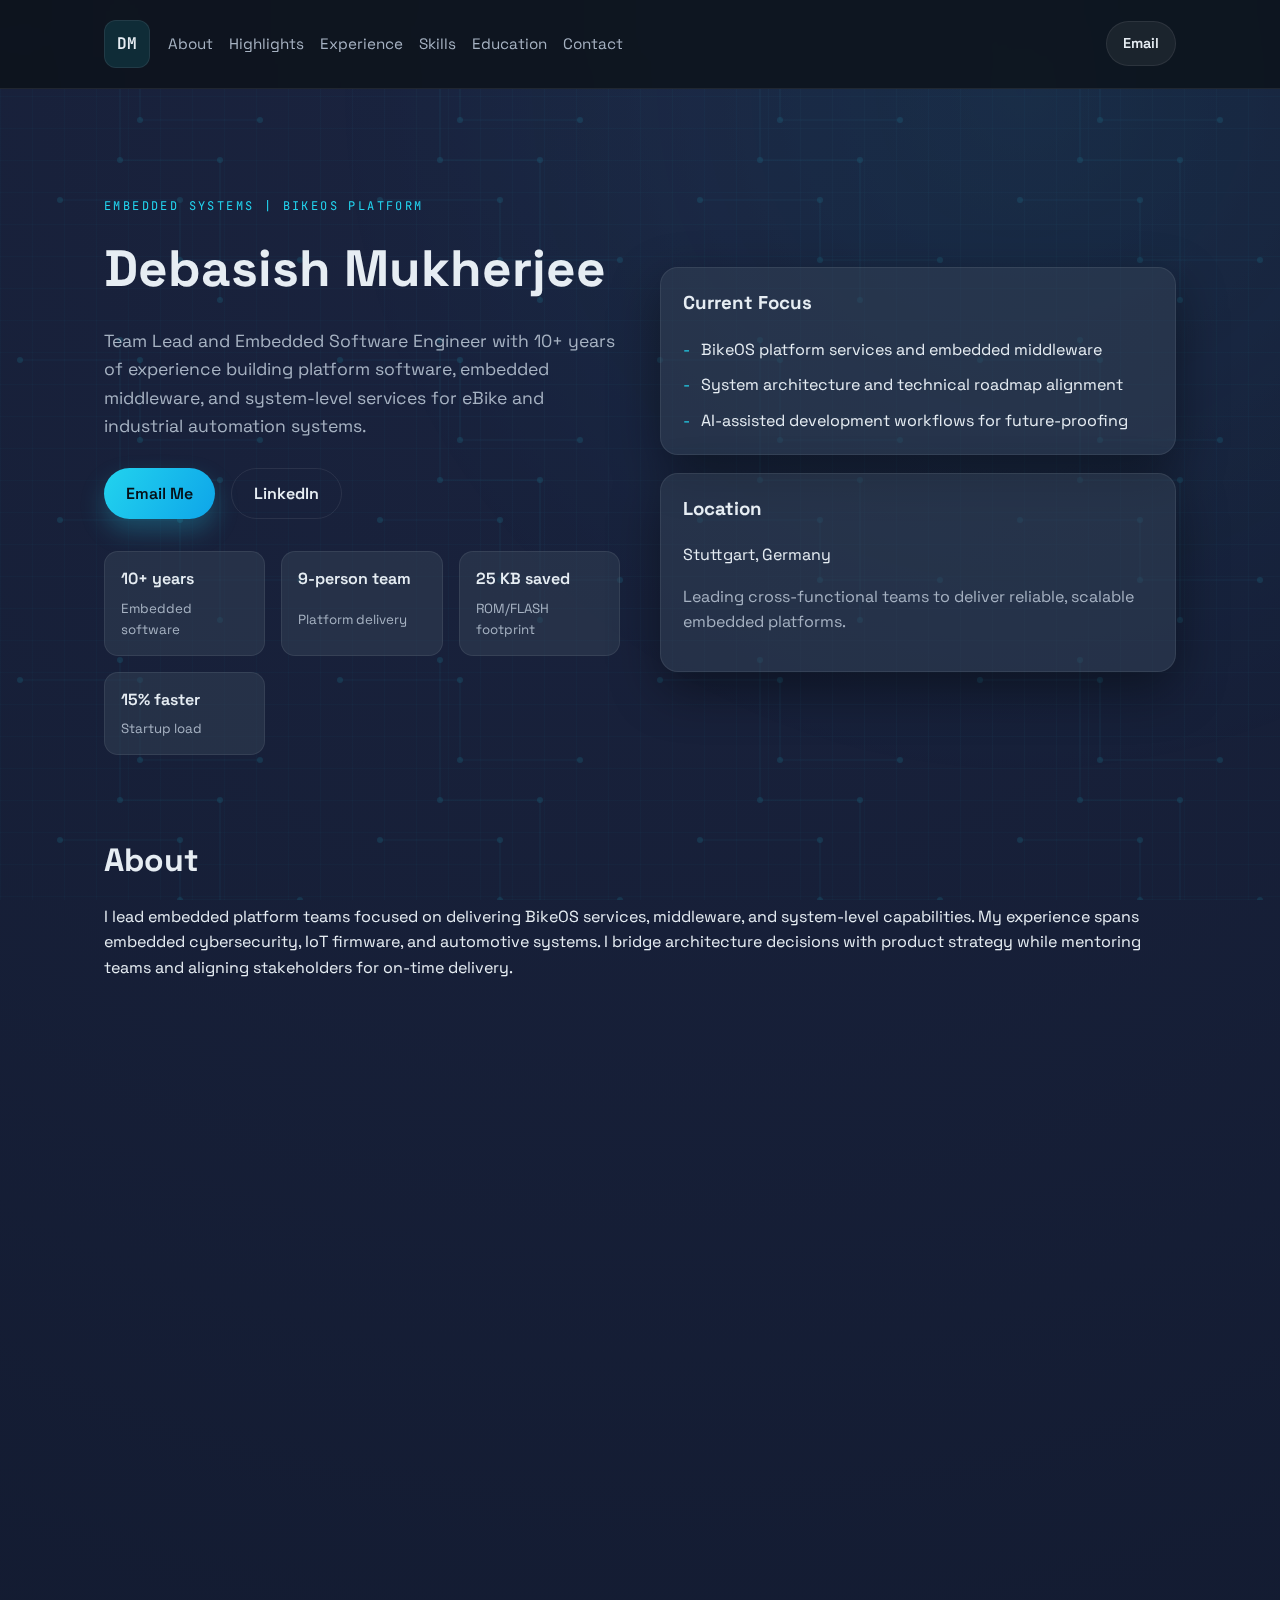
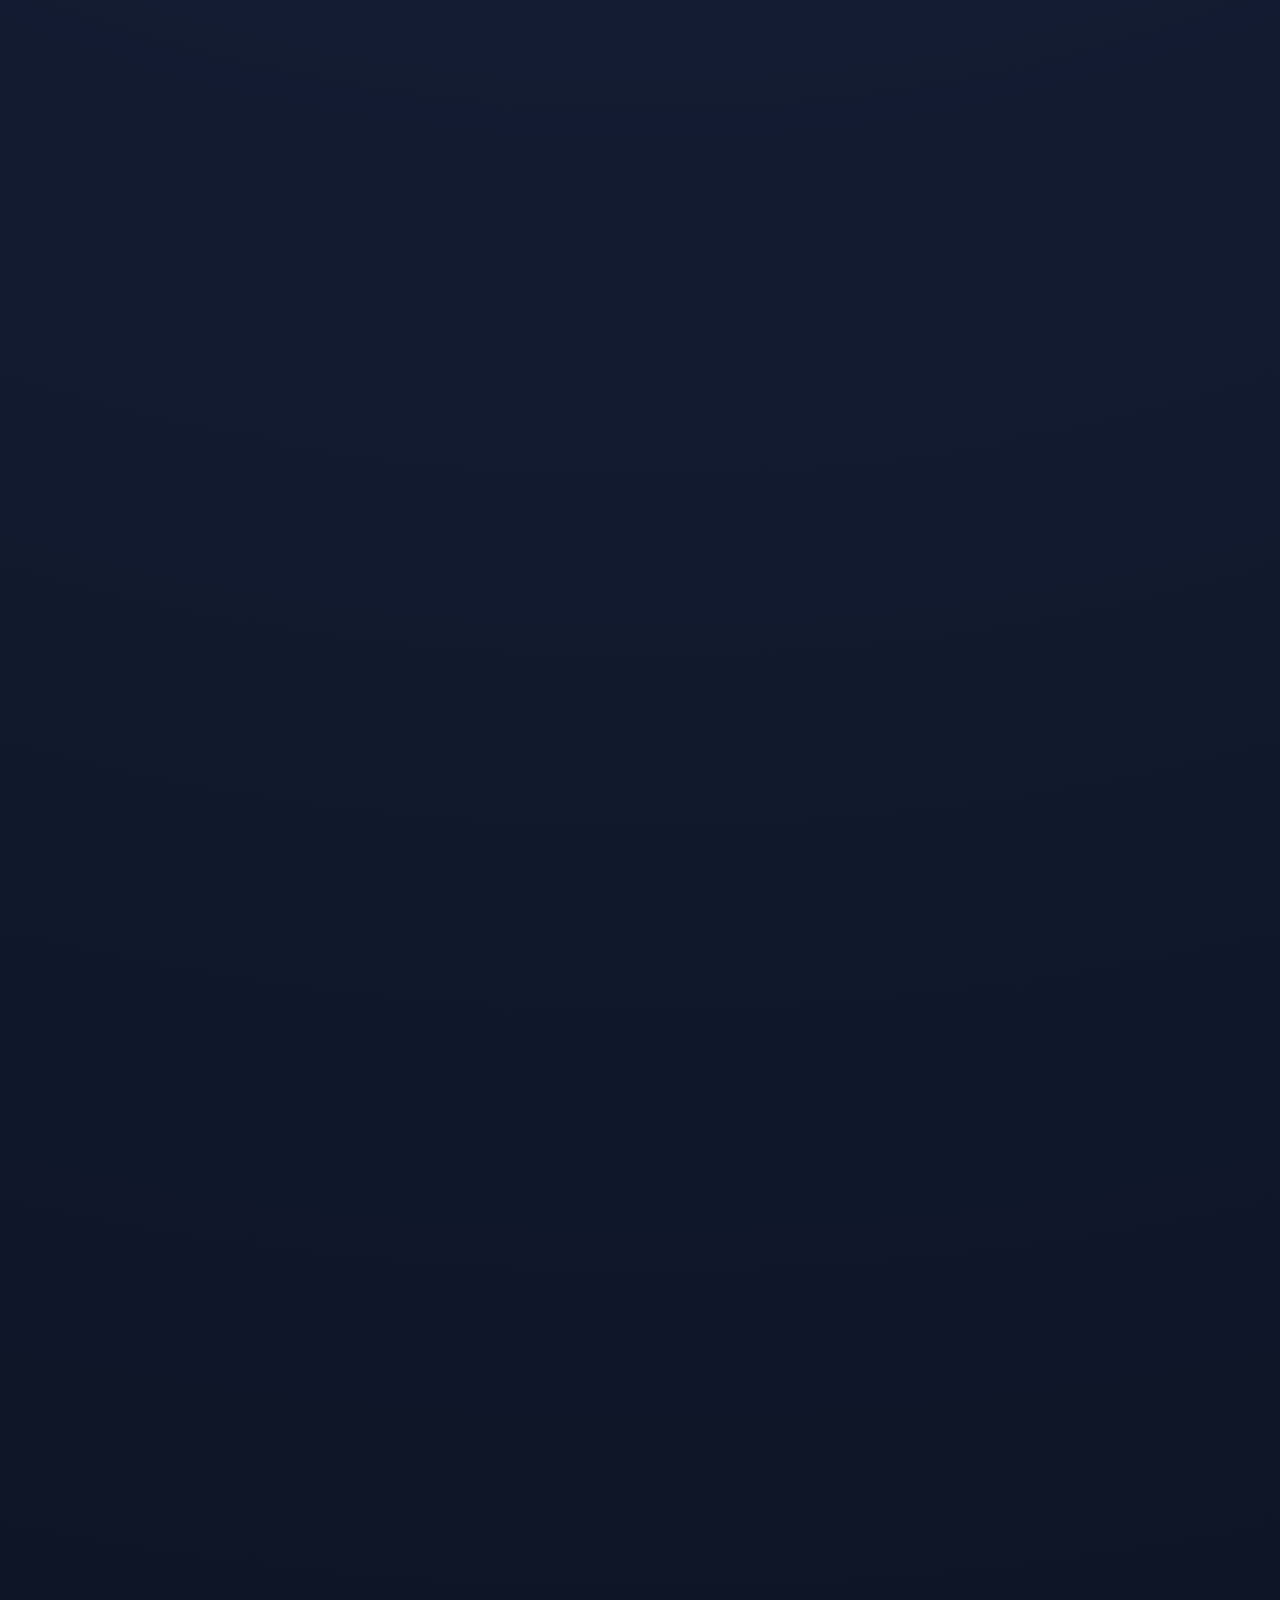
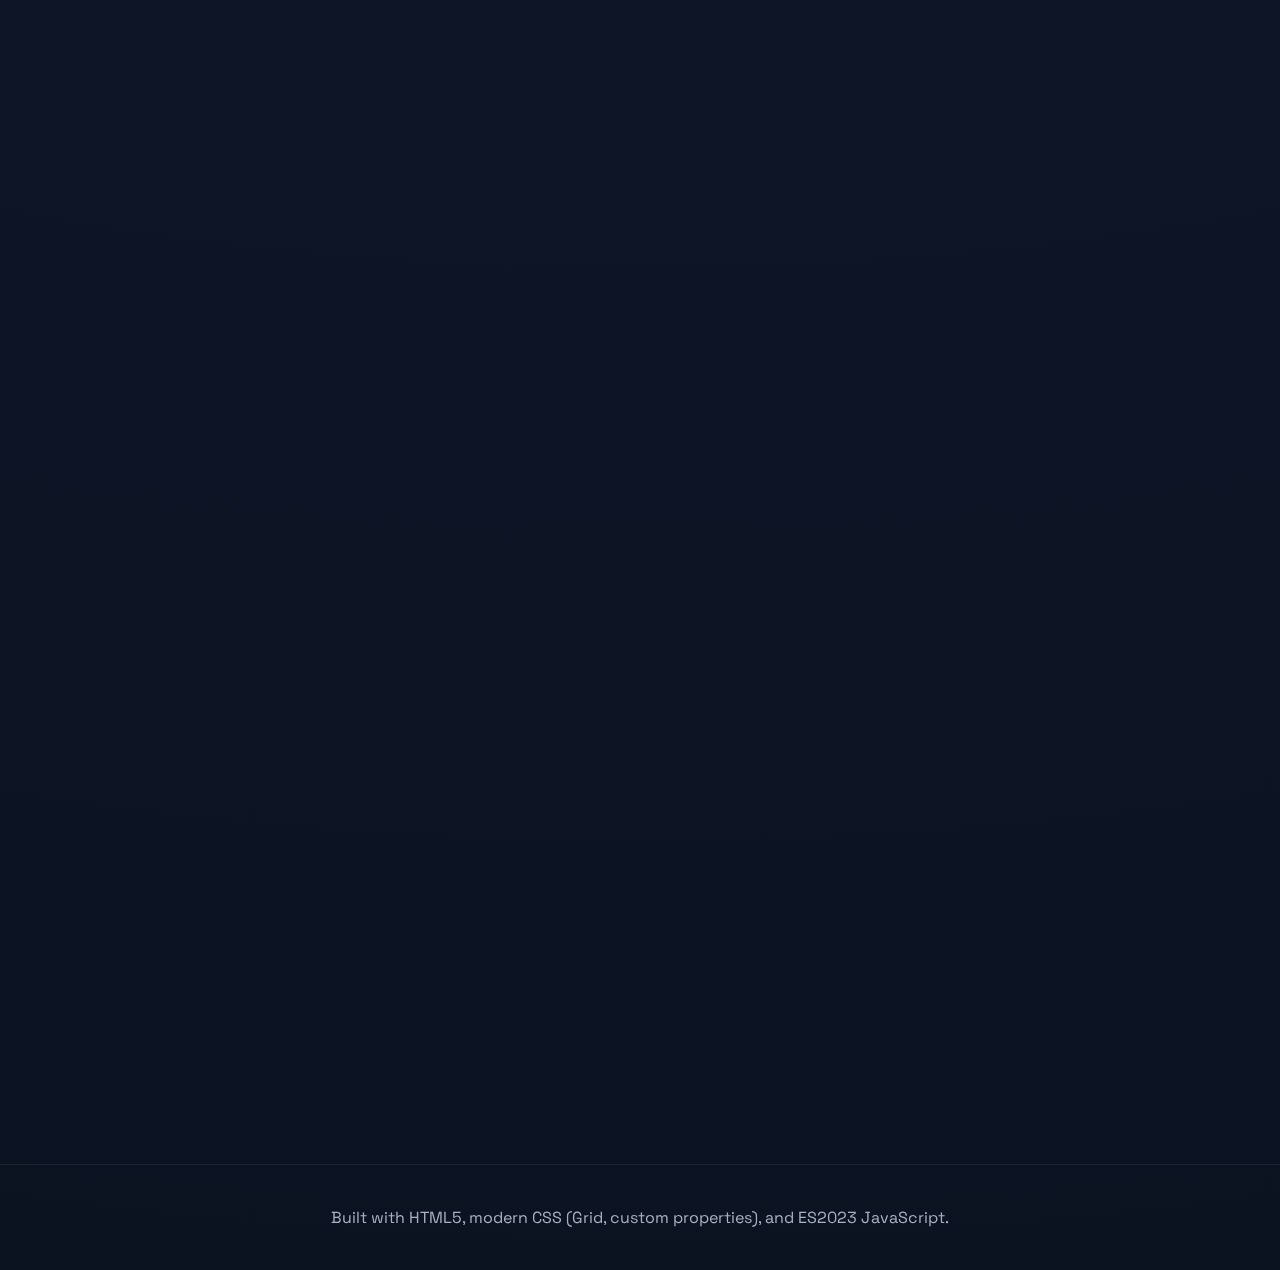
<file: index.html>
﻿<!doctype html>
<html lang="en">
  <head>
    <meta charset="utf-8" />
    <meta name="viewport" content="width=device-width, initial-scale=1" />
    <title>Debasish Mukherjee | Embedded Software Team Lead</title>
    <meta
      name="description"
      content="Debasish Mukherjee, Team Lead and Embedded Software Engineer specializing in BikeOS platforms, embedded middleware, and system-level architecture."
    />
    <link rel="preconnect" href="https://fonts.googleapis.com" />
    <link rel="preconnect" href="https://fonts.gstatic.com" crossorigin />
    <link
      href="https://fonts.googleapis.com/css2?family=JetBrains+Mono:wght@400;500;600&family=Space+Grotesk:wght@300;400;500;600;700&display=swap"
      rel="stylesheet"
    />
    <link rel="stylesheet" href="styles.css" />
  </head>
  <body>
    <div class="bg-grid" aria-hidden="true"></div>
    <header class="site-header">
      <nav class="nav">
        <a class="logo" href="#top">DM</a>
        <div class="nav-links">
          <a href="#about">About</a>
          <a href="#highlights">Highlights</a>
          <a href="#experience">Experience</a>
          <a href="#skills">Skills</a>
          <a href="#education">Education</a>
          <a href="#contact">Contact</a>
        </div>
        <a class="btn btn-ghost" href="email.html" target="_blank" rel="noopener noreferrer">
          Email
        </a>
      </nav>
    </header>

    <main>
      <section class="hero" id="top">
        <div class="hero-content">
          <p class="eyebrow">Embedded Systems | BikeOS Platform</p>
          <h1>Debasish Mukherjee</h1>
          <p class="subtitle">
            Team Lead and Embedded Software Engineer with 10+ years of experience building
            platform software, embedded middleware, and system-level services for eBike and
            industrial automation systems.
          </p>
          <div class="cta">
            <a class="btn" href="email.html" target="_blank" rel="noopener noreferrer">
              Email Me
            </a>
            <a
              class="btn btn-outline"
              href="https://www.linkedin.com/in/erdebasish/"
              target="_blank"
              rel="noreferrer"
            >
              LinkedIn
            </a>
          </div>
          <div class="quick-stats">
            <div class="stat">
              <span>10+ years</span>
              <small>Embedded software</small>
            </div>
            <div class="stat">
              <span>9-person team</span>
              <small>Platform delivery</small>
            </div>
            <div class="stat">
              <span>25 KB saved</span>
              <small>ROM/FLASH footprint</small>
            </div>
            <div class="stat">
              <span>15% faster</span>
              <small>Startup load</small>
            </div>
          </div>
        </div>
        <div class="hero-card">
          <div class="card">
            <h3>Current Focus</h3>
            <ul class="list">
              <li>BikeOS platform services and embedded middleware</li>
              <li>System architecture and technical roadmap alignment</li>
              <li>AI-assisted development workflows for future-proofing</li>
            </ul>
          </div>
          <div class="card">
            <h3>Location</h3>
            <p>Stuttgart, Germany</p>
            <p class="muted">
              Leading cross-functional teams to deliver reliable, scalable embedded platforms.
            </p>
          </div>
        </div>
      </section>

      <section id="about" class="section reveal">
        <h2>About</h2>
        <p>
          I lead embedded platform teams focused on delivering BikeOS services, middleware, and
          system-level capabilities. My experience spans embedded cybersecurity, IoT firmware,
          and automotive systems. I bridge architecture decisions with product strategy while
          mentoring teams and aligning stakeholders for on-time delivery.
        </p>
      </section>

      <section id="highlights" class="section reveal">
        <h2>Recent Highlights</h2>
        <div class="cards">
          <article class="card">
            <h3>Performance + Footprint</h3>
            <p>
              Reduced startup load by 15% with an inconsistency-handling subsystem and cut
              ROM/FLASH by 25 KB using optimized, lambda-free message bus code generation.
            </p>
          </article>
          <article class="card">
            <h3>Platform Leadership</h3>
            <p>
              Leading a 9-member team delivering platform features for next-generation BikeOS
              systems while improving predictability and alignment across feature teams.
            </p>
          </article>
          <article class="card">
            <h3>Innovation Pipeline</h3>
            <p>
              Prototyping AI-assisted development processes and incorporating GenAI in backlog
              refinement to accelerate platform evolution.
            </p>
          </article>
        </div>
      </section>

      <section id="experience" class="section reveal">
        <h2>Experience</h2>
        <div class="timeline">
          <div class="timeline-item">
            <div class="timeline-meta">2023 - Present</div>
            <h3>Team Lead, BikeOS Platform - Bosch eBike Systems</h3>
            <p>
              Leading platform software development, roadmap planning, release alignment, and
              team mentorship for next-generation eBike systems.
            </p>
          </div>
          <div class="timeline-item">
            <div class="timeline-meta">2020 - 2022</div>
            <h3>Embedded Software Developer - Bosch eBike Systems</h3>
            <p>
              Developed BikeOS middleware, embedded message communication for BES3, and PoC/R&D
              platform features in C++.
            </p>
          </div>
          <div class="timeline-item">
            <div class="timeline-meta">2019 - 2020</div>
            <h3>Engineer, Embedded Cyber Security - Robert Bosch GmbH</h3>
            <p>
              Built a PoC crypto wallet for ARM Cortex-M33 TrustZone as part of a blockchain
              Economy of Things initiative.
            </p>
          </div>
          <div class="timeline-item">
            <div class="timeline-meta">2019</div>
            <h3>Embedded Software Engineer (Student) - nFuse GmbH</h3>
            <p>
              Firmware development for IoT LoRaWAN concentrators and NFC-based bootloader work.
            </p>
          </div>
          <div class="timeline-item">
            <div class="timeline-meta">2017 - 2019</div>
            <h3>Working Student - Magneti Marelli GmbH</h3>
            <p>
              Basic software and firmware development for instrument clusters, boot routines,
              and Cypress Traveo (ARM Cortex-R5F) controllers.
            </p>
          </div>
          <div class="timeline-item">
            <div class="timeline-meta">2014 - 2016</div>
            <h3>Senior System Engineer - Siemens Technologies and Services</h3>
            <p>
              Designed Siemens S7-1500 IO and ET200AL device range; delivered team training.
            </p>
          </div>
          <div class="timeline-item">
            <div class="timeline-meta">2013 - 2014</div>
            <h3>System Engineer - Siemens Technologies and Services</h3>
            <p>
              Developed consistency routines that reduced execution time for automation devices.
            </p>
          </div>
        </div>
      </section>

      <section id="skills" class="section reveal">
        <h2>Skills & Tooling</h2>
        <div class="skill-grid">
          <div class="card">
            <h3>Core Engineering</h3>
            <ul class="list">
              <li>C / C++ / Python</li>
              <li>FreeRTOS, CMSIS</li>
              <li>ARM Cortex-M3/M4/M33 (TrustZone)</li>
              <li>Embedded protocols: SPI, I2C, USART, CAN</li>
            </ul>
          </div>
          <div class="card">
            <h3>Testing & Toolchain</h3>
            <ul class="list">
              <li>GoogleTest, GoogleMock</li>
              <li>JLink, ST-Link, Segger SystemView</li>
              <li>VS Code, Keil, MCUXpresso, GHS-MULTI</li>
              <li>Jenkins, JIRA, Confluence, Miro</li>
            </ul>
          </div>
          <div class="card">
            <h3>Leadership</h3>
            <ul class="list">
              <li>Platform roadmap planning</li>
              <li>Cross-team alignment and mentoring</li>
              <li>Architecture and feasibility decisions</li>
              <li>AI-assisted development innovation</li>
            </ul>
          </div>
        </div>
      </section>

      <section id="certifications" class="section reveal">
        <h2>Certifications</h2>
        <div class="cards">
          <article class="card">
            <h3>AI Leadership Track</h3>
            <p>GenAI, Agentic AI for Business Leaders, and AI for Leadership.</p>
          </article>
          <article class="card">
            <h3>Embedded Expertise</h3>
            <p>Mastering RTOS (FreeRTOS and STM32), Modern Bare Metal Embedded C++.</p>
          </article>
          <article class="card">
            <h3>Language</h3>
            <p>telc Deutsch B1 Zertifikat.</p>
          </article>
        </div>
      </section>

      <section id="education" class="section reveal">
        <h2>Education</h2>
        <div class="cards">
          <article class="card">
            <h3>Universitat Stuttgart</h3>
            <p>MSc, INFOTECH: Embedded Systems (2016 - 2019)</p>
            <p class="muted">Master thesis on context-aware ambient assisted living systems.</p>
          </article>
          <article class="card">
            <h3>Biju Patnaik University of Technology</h3>
            <p>BTech, Electrical and Electronics Engineering (2008 - 2012)</p>
          </article>
        </div>
      </section>

      <section id="languages" class="section reveal">
        <h2>Languages</h2>
        <div class="cards">
          <article class="card">
            <h3>Professional</h3>
            <p>English (C1), German (B1-B2 ongoing)</p>
          </article>
          <article class="card">
            <h3>Native</h3>
            <p>Hindi, Bengali</p>
          </article>
        </div>
      </section>

      <section id="contact" class="section contact reveal">
        <div>
          <h2>Contact</h2>
          <p>
            For collaboration, consulting, or platform leadership opportunities, reach out by
            email or LinkedIn.
          </p>
        </div>
        <div class="contact-actions">
          <a class="btn" href="email.html" target="_blank" rel="noopener noreferrer">Email</a>
          <a
            class="btn btn-outline"
            href="https://www.linkedin.com/in/erdebasish/"
            target="_blank"
            rel="noreferrer"
          >
            LinkedIn
          </a>
        </div>
      </section>
    </main>

    <footer class="site-footer">
      <p>Built with HTML5, modern CSS (Grid, custom properties), and ES2023 JavaScript.</p>
    </footer>

    <script src="script.js"></script>
  </body>
</html>
</file>
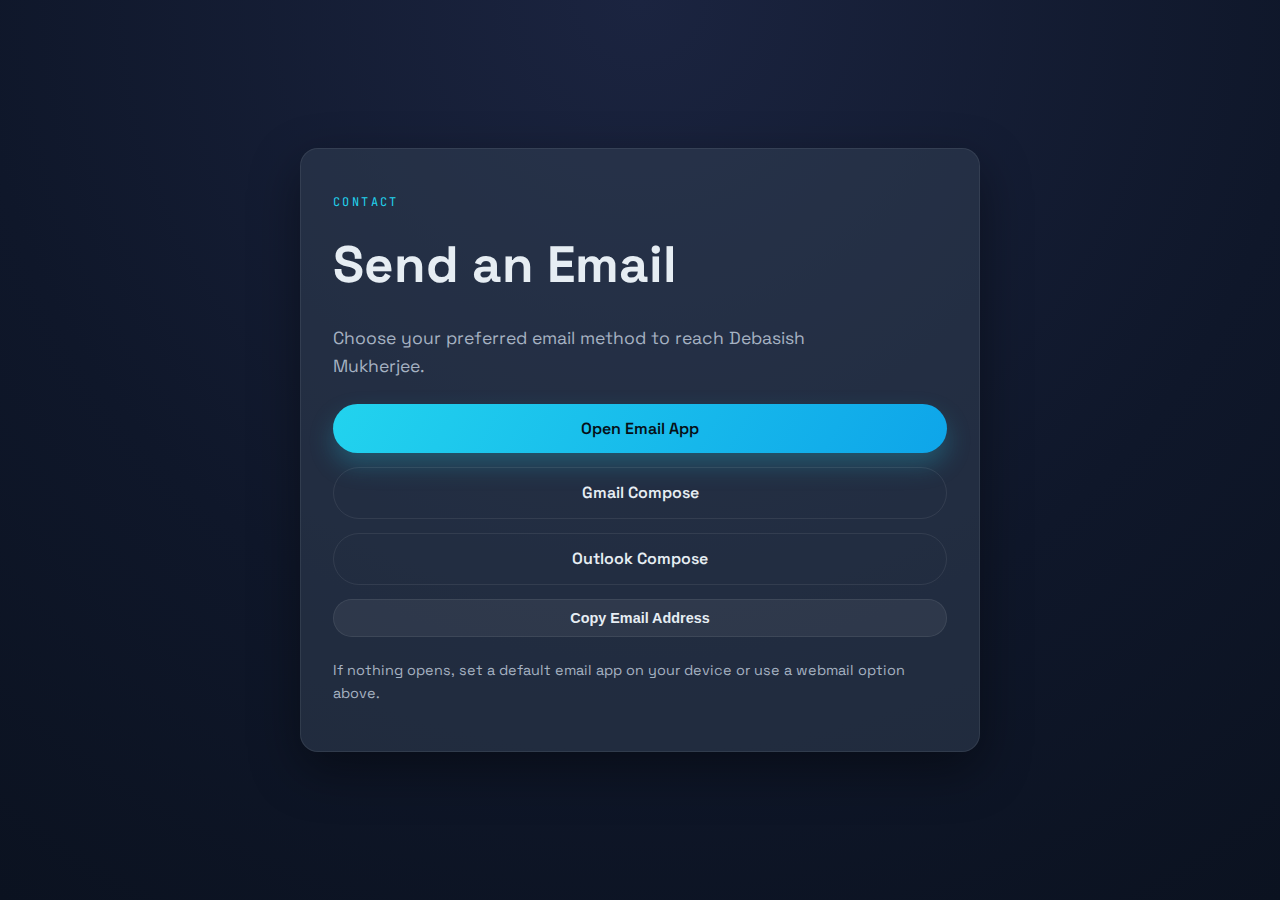
<file: email.html>
<!doctype html>
<html lang="en">
  <head>
    <meta charset="utf-8" />
    <meta name="viewport" content="width=device-width, initial-scale=1" />
    <title>Email Debasish Mukherjee</title>
    <meta
      name="description"
      content="Choose how to send an email to Debasish Mukherjee."
    />
    <link rel="preconnect" href="https://fonts.googleapis.com" />
    <link rel="preconnect" href="https://fonts.gstatic.com" crossorigin />
    <link
      href="https://fonts.googleapis.com/css2?family=JetBrains+Mono:wght@400;500;600&family=Space+Grotesk:wght@300;400;500;600;700&display=swap"
      rel="stylesheet"
    />
    <link rel="stylesheet" href="styles.css" />
  </head>
  <body class="email-page">
    <main class="email-panel">
      <p class="eyebrow">Contact</p>
      <h1>Send an Email</h1>
      <p class="subtitle">
        Choose your preferred email method to reach Debasish Mukherjee.
      </p>

      <div class="email-options">
        <a class="btn" href="mailto:debasishformasters@gmail.com">
          Open Email App
        </a>
        <a
          class="btn btn-outline"
          href="https://mail.google.com/mail/?view=cm&fs=1&to=debasishformasters@gmail.com"
          target="_blank"
          rel="noopener noreferrer"
        >
          Gmail Compose
        </a>
        <a
          class="btn btn-outline"
          href="https://outlook.office.com/mail/deeplink/compose?to=debasishformasters@gmail.com"
          target="_blank"
          rel="noopener noreferrer"
        >
          Outlook Compose
        </a>
        <button class="btn btn-ghost" type="button" data-copy-email>
          Copy Email Address
        </button>
      </div>

      <p class="muted note">
        If nothing opens, set a default email app on your device or use a webmail
        option above.
      </p>
    </main>

    <script src="email.js"></script>
  </body>
</html>
</file>
<file: styles.css>
﻿:root {
  color-scheme: dark;
  --bg: #0f172a;
  --bg-alt: #0f172a;
  --panel: #334155;
  --text: #e6edf3;
  --muted: #a6b2c2;
  --accent: #22d3ee;
  --accent-2: #22d3ee;
  --border: rgba(255, 255, 255, 0.08);
  --shadow: 0 18px 50px rgba(0, 0, 0, 0.4);
  --radius: 18px;
  --font-sans: "Space Grotesk", "Segoe UI", sans-serif;
  --font-mono: "JetBrains Mono", "Segoe UI", monospace;
}

* {
  box-sizing: border-box;
}

body {
  margin: 0;
  font-family: var(--font-sans);
  background: radial-gradient(circle at top, #1b2440 0%, var(--bg) 60%, #0b1220 100%);
  color: var(--text);
  min-height: 100vh;
  line-height: 1.6;
  overflow-x: hidden;
}

.bg-grid {
  position: fixed;
  inset: 0;
  background-image:
    linear-gradient(rgba(34, 211, 238, 0.08) 1px, transparent 1px),
    linear-gradient(90deg, rgba(34, 211, 238, 0.08) 1px, transparent 1px),
    radial-gradient(circle at 80% 10%, rgba(34, 211, 238, 0.18), transparent 55%),
    url("data:image/svg+xml,%3Csvg%20xmlns%3D'http%3A//www.w3.org/2000/svg'%20width%3D'320'%20height%3D'320'%20viewBox%3D'0%200%20320%20320'%20fill%3D'none'%3E%3Cpath%20d%3D'M20%2040%20H140%20V120%20H260'%20stroke%3D'rgba(34%2C211%2C238%2C0.18)'%20stroke-width%3D'1.2'/%3E%3Cpath%20d%3D'M60%20200%20H180%20V260%20H300'%20stroke%3D'rgba(34%2C211%2C238%2C0.18)'%20stroke-width%3D'1.2'/%3E%3Cpath%20d%3D'M120%2020%20V160%20H220%20V300'%20stroke%3D'rgba(34%2C211%2C238%2C0.18)'%20stroke-width%3D'1.2'/%3E%3Ccircle%20cx%3D'20'%20cy%3D'40'%20r%3D'3'%20fill%3D'rgba(34%2C211%2C238%2C0.35)'/%3E%3Ccircle%20cx%3D'140'%20cy%3D'40'%20r%3D'3'%20fill%3D'rgba(34%2C211%2C238%2C0.35)'/%3E%3Ccircle%20cx%3D'140'%20cy%3D'120'%20r%3D'3'%20fill%3D'rgba(34%2C211%2C238%2C0.35)'/%3E%3Ccircle%20cx%3D'260'%20cy%3D'120'%20r%3D'3'%20fill%3D'rgba(34%2C211%2C238%2C0.35)'/%3E%3Ccircle%20cx%3D'60'%20cy%3D'200'%20r%3D'3'%20fill%3D'rgba(34%2C211%2C238%2C0.35)'/%3E%3Ccircle%20cx%3D'180'%20cy%3D'200'%20r%3D'3'%20fill%3D'rgba(34%2C211%2C238%2C0.35)'/%3E%3Ccircle%20cx%3D'180'%20cy%3D'260'%20r%3D'3'%20fill%3D'rgba(34%2C211%2C238%2C0.35)'/%3E%3Ccircle%20cx%3D'300'%20cy%3D'260'%20r%3D'3'%20fill%3D'rgba(34%2C211%2C238%2C0.35)'/%3E%3Ccircle%20cx%3D'120'%20cy%3D'20'%20r%3D'3'%20fill%3D'rgba(34%2C211%2C238%2C0.35)'/%3E%3Ccircle%20cx%3D'120'%20cy%3D'160'%20r%3D'3'%20fill%3D'rgba(34%2C211%2C238%2C0.35)'/%3E%3Ccircle%20cx%3D'220'%20cy%3D'160'%20r%3D'3'%20fill%3D'rgba(34%2C211%2C238%2C0.35)'/%3E%3Ccircle%20cx%3D'220'%20cy%3D'300'%20r%3D'3'%20fill%3D'rgba(34%2C211%2C238%2C0.35)'/%3E%3C/svg%3E");
  background-size: 32px 32px, 32px 32px, cover, 320px 320px;
  opacity: 0.35;
  pointer-events: none;
  z-index: -1;
}

a {
  color: inherit;
  text-decoration: none;
}

.site-header {
  position: sticky;
  top: 0;
  z-index: 10;
  backdrop-filter: blur(16px);
  background: rgba(11, 17, 24, 0.8);
  border-bottom: 1px solid var(--border);
}

.nav {
  max-width: 1120px;
  margin: 0 auto;
  padding: 20px 24px;
  display: flex;
  align-items: center;
  gap: 18px;
}

.logo {
  font-family: var(--font-mono);
  font-weight: 600;
  padding: 10px 12px;
  border-radius: 12px;
  border: 1px solid var(--border);
  background: rgba(34, 211, 238, 0.12);
}

.nav-links {
  display: flex;
  gap: 16px;
  flex-wrap: wrap;
  margin-right: auto;
  font-size: 0.95rem;
  color: var(--muted);
}

.nav-links a:hover {
  color: var(--text);
}

main {
  max-width: 1120px;
  margin: 0 auto;
  padding: 64px 24px 96px;
}

.hero {
  display: grid;
  grid-template-columns: repeat(auto-fit, minmax(280px, 1fr));
  gap: 40px;
  align-items: center;
  padding-top: 32px;
}

.eyebrow {
  text-transform: uppercase;
  letter-spacing: 0.2em;
  font-size: 0.75rem;
  color: var(--accent);
  font-family: var(--font-mono);
}

h1 {
  font-size: clamp(2.6rem, 4vw, 3.8rem);
  margin: 10px 0 16px;
}

.subtitle {
  font-size: 1.1rem;
  color: var(--muted);
  max-width: 560px;
}

.cta {
  margin: 28px 0 32px;
  display: flex;
  gap: 16px;
  flex-wrap: wrap;
}

.email-page {
  min-height: 100vh;
  display: grid;
  place-items: center;
  padding: 40px 24px;
}

.email-panel {
  width: min(680px, 100%);
  padding: 32px;
  border-radius: var(--radius);
  background: rgba(51, 65, 85, 0.5);
  border: 1px solid var(--border);
  box-shadow: var(--shadow);
}

.email-options {
  display: grid;
  gap: 14px;
  margin-top: 24px;
}

.email-options .btn {
  width: 100%;
}

.note {
  margin-top: 22px;
  font-size: 0.9rem;
}

.btn {
  display: inline-flex;
  align-items: center;
  justify-content: center;
  padding: 12px 22px;
  border-radius: 999px;
  background: linear-gradient(120deg, var(--accent), #0ea5e9);
  color: #061017;
  font-weight: 600;
  border: none;
  transition: transform 0.2s ease, box-shadow 0.2s ease;
  box-shadow: 0 12px 24px rgba(34, 211, 238, 0.25);
}

.btn:hover {
  transform: translateY(-2px);
  box-shadow: 0 16px 30px rgba(34, 211, 238, 0.3);
}

.btn-outline {
  background: transparent;
  color: var(--text);
  border: 1px solid var(--border);
  box-shadow: none;
}

.btn-ghost {
  background: rgba(255, 255, 255, 0.06);
  color: var(--text);
  border: 1px solid var(--border);
  box-shadow: none;
  padding: 10px 16px;
  font-size: 0.9rem;
}

.quick-stats {
  display: grid;
  grid-template-columns: repeat(auto-fit, minmax(160px, 1fr));
  gap: 16px;
}

.stat {
  padding: 14px 16px;
  border-radius: 14px;
  background: rgba(51, 65, 85, 0.5);
  border: 1px solid var(--border);
  display: grid;
  gap: 6px;
}

.stat span {
  font-weight: 600;
}

.stat small {
  color: var(--muted);
}

.hero-card {
  display: grid;
  gap: 18px;
}

.section {
  margin-top: 80px;
}

.section h2 {
  font-size: 2rem;
  margin-bottom: 18px;
}

.cards {
  display: grid;
  grid-template-columns: repeat(auto-fit, minmax(260px, 1fr));
  gap: 20px;
}

.card {
  padding: 20px 22px;
  background: rgba(51, 65, 85, 0.5);
  border-radius: var(--radius);
  border: 1px solid var(--border);
  box-shadow: var(--shadow);
}

.card h3 {
  margin-top: 0;
}

.list {
  list-style: none;
  padding: 0;
  margin: 0;
  display: grid;
  gap: 10px;
}

.list li {
  padding-left: 18px;
  position: relative;
}

.list li::before {
  content: "-";
  position: absolute;
  left: 0;
  color: var(--accent);
}

.timeline {
  border-left: 1px solid var(--border);
  display: grid;
  gap: 24px;
  padding-left: 24px;
}

.timeline-item {
  position: relative;
}

.timeline-item::before {
  content: "";
  position: absolute;
  left: -34px;
  top: 6px;
  width: 12px;
  height: 12px;
  border-radius: 50%;
  background: var(--accent);
}

.timeline-meta {
  font-family: var(--font-mono);
  color: var(--accent-2);
  font-size: 0.85rem;
  letter-spacing: 0.08em;
  text-transform: uppercase;
}

.skill-grid {
  display: grid;
  grid-template-columns: repeat(auto-fit, minmax(260px, 1fr));
  gap: 20px;
}

.contact {
  display: grid;
  grid-template-columns: repeat(auto-fit, minmax(260px, 1fr));
  gap: 24px;
  align-items: center;
  padding: 32px;
  border-radius: var(--radius);
  background: linear-gradient(135deg, rgba(34, 211, 238, 0.12), rgba(15, 23, 42, 0.95));
  border: 1px solid var(--border);
}

.contact-actions {
  display: flex;
  gap: 16px;
  flex-wrap: wrap;
}

.muted {
  color: var(--muted);
}

.site-footer {
  text-align: center;
  padding: 24px;
  color: var(--muted);
  border-top: 1px solid var(--border);
}

.twin-widget {
  position: fixed;
  right: 24px;
  bottom: 24px;
  z-index: 30;
  font-family: var(--font-sans);
}

.twin-bubble {
  background: linear-gradient(135deg, var(--accent), #0ea5e9);
  color: #061017;
  border: none;
  padding: 12px 18px;
  border-radius: 999px;
  font-weight: 600;
  cursor: pointer;
  box-shadow: 0 18px 40px rgba(34, 211, 238, 0.35);
}

.twin-panel {
  position: absolute;
  right: 0;
  bottom: 60px;
  width: min(360px, 86vw);
  background: rgba(15, 23, 42, 0.98);
  border: 1px solid var(--border);
  border-radius: 18px;
  box-shadow: var(--shadow);
  display: none;
  flex-direction: column;
  overflow: hidden;
}

.twin-widget[data-state="open"] .twin-panel {
  display: flex;
}

.twin-header {
  display: flex;
  justify-content: space-between;
  gap: 16px;
  padding: 16px 18px 12px;
  border-bottom: 1px solid var(--border);
  background: rgba(51, 65, 85, 0.5);
}

.twin-title {
  margin: 0;
  font-weight: 600;
}

.twin-subtitle {
  margin: 4px 0 0;
  font-size: 0.85rem;
  color: var(--muted);
}

.twin-close {
  background: transparent;
  border: 1px solid var(--border);
  border-radius: 8px;
  color: var(--text);
  width: 28px;
  height: 28px;
  cursor: pointer;
}

.twin-messages {
  padding: 16px 18px;
  display: grid;
  gap: 12px;
  max-height: 300px;
  overflow-y: auto;
  background: rgba(15, 23, 42, 0.95);
}

.twin-message {
  padding: 10px 12px;
  border-radius: 12px;
  font-size: 0.9rem;
  line-height: 1.4;
}

.twin-user {
  background: rgba(34, 211, 238, 0.18);
  color: var(--text);
  justify-self: end;
}

.twin-assistant {
  background: rgba(255, 255, 255, 0.06);
  color: var(--text);
  justify-self: start;
}

.twin-input {
  display: flex;
  gap: 8px;
  padding: 12px 16px;
  border-top: 1px solid var(--border);
  background: rgba(51, 65, 85, 0.5);
}

.twin-input input {
  flex: 1;
  padding: 10px 12px;
  border-radius: 10px;
  border: 1px solid var(--border);
  background: rgba(15, 23, 42, 0.95);
  color: var(--text);
  font-family: var(--font-sans);
}

.twin-input button {
  background: var(--accent);
  color: #061017;
  border: none;
  padding: 10px 14px;
  border-radius: 10px;
  cursor: pointer;
  font-weight: 600;
}

.twin-status {
  margin: 0;
  padding: 0 18px 14px;
  font-size: 0.8rem;
  color: var(--muted);
}

.reveal {
  opacity: 0;
  transform: translateY(24px);
  transition: opacity 0.6s ease, transform 0.6s ease;
}

.reveal.in-view {
  opacity: 1;
  transform: translateY(0);
}

body.loaded .hero-content,
body.loaded .hero-card {
  animation: rise 0.8s ease forwards;
}

@keyframes rise {
  from {
    opacity: 0;
    transform: translateY(16px);
  }
  to {
    opacity: 1;
    transform: translateY(0);
  }
}

@media (max-width: 900px) {
  .nav {
    flex-wrap: wrap;
  }
  .nav-links {
    width: 100%;
    order: 3;
  }
}

@media (prefers-reduced-motion: reduce) {
  * {
    animation: none !important;
    transition: none !important;
  }
}
</file>
